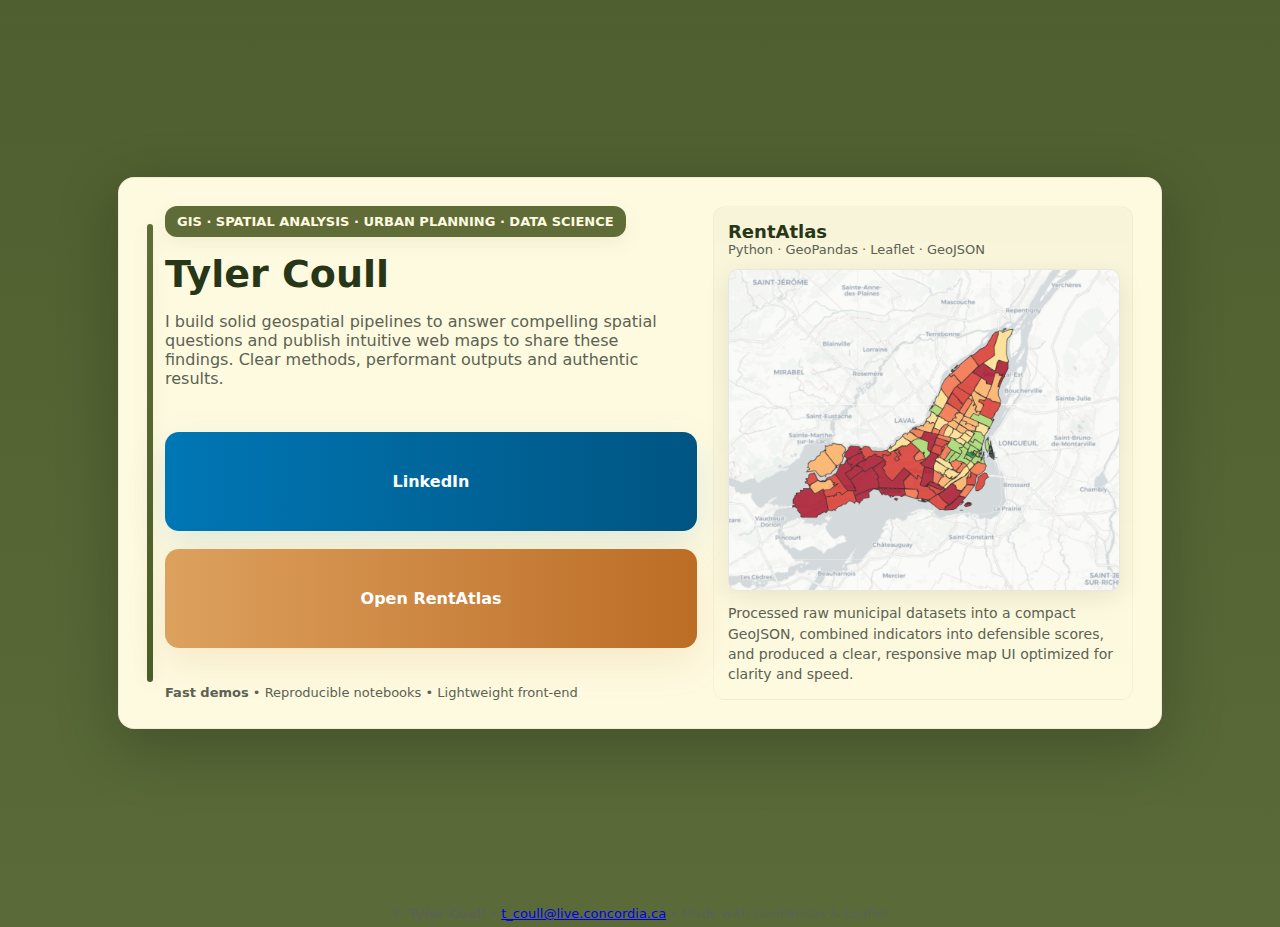
<file: index.html>
<!doctype html>
<html lang="en">
<head>
  <meta charset="utf-8" />
  <meta name="viewport" content="width=device-width,initial-scale=1" />
  <title>Tyler Coull — GIS & Data Science</title>
  <meta name="description" content="Tyler Coull — GIS & data-science projects. Explore RentAtlas, an interactive rental suitability map built with GeoPandas and Leaflet." />

  <!-- Open Graph / Social -->
  <meta property="og:title" content="Tyler Coull — GIS & Data Science" />
  <meta property="og:description" content="Interactive maps, reproducible pipelines, and data-driven GIS. See RentAtlas — an interactive rental suitability map." />
  <meta property="og:image" content="https://raw.githubusercontent.com/XxGeoSlayerxX/rentatlasfinal/main/images/rentatlas-preview.png" />
  <meta property="og:url" content="https://tylercoull.ca/" />
  <meta property="og:type" content="website" />
  <meta name="twitter:card" content="summary_large_image" />

  <style>
    :root{
      --olive: #606C38;
      --deep:  #283618;
      --cream: #FEFAE0;
      --tan:   #DDA15E;
      --copper:#BC6C25;
      --page-olive: #4f5f2f;
      --card-bg: var(--cream);
      --muted: #5b6252;
      --radius: 16px;
      --maxw: 1100px;
      font-family: Inter, system-ui, -apple-system, "Segoe UI", Roboto, "Helvetica Neue", Arial;
      color-scheme: light;
    }

    html,body { height:100%; margin:0; background: linear-gradient(180deg, var(--page-olive) 0%, #5a6b39 100%); color:var(--deep); }

    .wrap{
      max-width:var(--maxw);
      margin: 3vh auto;
      padding: 28px;
      min-height: calc(100vh - 48px);
      display:flex;
      align-items: center;
      justify-content: center;
      box-sizing: border-box;
    }

    /* make the card a consistent block that stretches both columns */
    .card{
      width:100%;
      display:grid;
      grid-template-columns: 1fr 420px;
      gap:24px;
      background: var(--card-bg);
      border-radius: var(--radius);
      padding:28px;
      box-shadow: 0 18px 60px rgba(10,12,8,0.25);
      border: 1px solid rgba(0,0,0,0.05);
      box-sizing: border-box;
      align-items:stretch;   /* ensure both columns match height */
      min-height: 420px;     /* base height so buttons fill the space nicely */
    }

    .hero{
      display:flex;
      flex-direction:column;
      gap:18px;
      position:relative;
      padding-left:18px;
      height:100%;
      box-sizing:border-box;
    }
    .hero::before{
      content:"";
      position:absolute;
      left:0; top:18px; bottom:18px;
      width:6px;
      background: linear-gradient(180deg, var(--olive), #4a5c29);
      border-radius: 6px;
      box-shadow: 0 4px 16px rgba(85,95,38,0.08);
    }

    .kicker{
      display:inline-block;
      background:var(--olive);
      color: var(--cream);
      padding:8px 12px;
      border-radius:12px;
      font-weight:700;
      font-size:13px;
      box-shadow: 0 6px 18px rgba(96,108,56,0.08);
      width:fit-content;
    }

    h1 { margin:0; font-size: clamp(26px, 3.8vw, 38px); line-height:1.02; color:var(--deep); }
    .subtitle { margin:0; color:var(--muted); font-size: clamp(14px, 1.8vw, 16px); max-width: 70ch; }

    /* Actions: fill available vertical space and center buttons */
    .actions {
      display:flex;
      flex-direction:column;
      gap:18px;
      margin-top:8px;
      flex:1 1 auto;           /* take remaining vertical space */
      justify-content:center;  /* center buttons within that space */
      align-items:stretch;     /* make buttons full width */
      box-sizing:border-box;
      padding-right:10px;      /* small breathing room from left edge */
    }

    /* Buttons — full width of left column */
    .btn {
      display:inline-flex;
      align-items:center;
      justify-content:center;
      padding:40px 9px;
      border-radius:14px;
      text-decoration:none;
      font-weight:800;
      color:white;
      width:100%;
      font-size:16px;
      transition: transform .12s ease, box-shadow .12s ease, background .12s;
      box-shadow: 0 10px 30px rgba(0,0,0,0.08);
    }
    .btn:hover { transform: translateY(-3px); }

    /* LinkedIn blue */
    .btn.linkedin {
      background: linear-gradient(90deg, #0077B5, #005582);
      box-shadow: 0 14px 40px rgba(0,119,181,0.12);
    }

    /* RentAtlas warm/orange */
    .btn.rent {
      background: linear-gradient(90deg, var(--tan), var(--copper));
      box-shadow: 0 14px 40px rgba(188,108,37,0.12);
    }

    .project {
      border-radius: 12px;
      padding:14px;
      display:flex;
      flex-direction:column;
      gap:12px;
      background: linear-gradient(180deg, rgba(96,108,56,0.04), rgba(255,255,255,0.01));
      border:1px solid rgba(0,0,0,0.03);
      box-sizing:border-box;
      justify-content:flex-start;
      height:100%;
    }
    .proj-title { font-size:18px; font-weight:800; color:var(--deep); }
    .proj-meta { color:var(--muted); font-size:13px; }
    .proj-desc { color:var(--muted); font-size:14px; line-height:1.45; }

    /* Static screenshot styling — fixed height so columns match visually */
    .screenshot { width:100%; border-radius:10px; overflow:hidden; border:1px solid rgba(0,0,0,0.04); box-shadow: 0 8px 26px rgba(0,0,0,0.08); background:#f2f2e9; display:block; height:320px; }
    .screenshot img { display:block; width:100%; height:100%; object-fit:cover; }

    footer { margin-top:18px; color:var(--muted); font-size:13px; text-align:center; }

    /* Responsiveness */
    @media (max-width: 1100px) {
      .card { grid-template-columns: 1fr 420px; }
    }
    @media (max-width: 980px) {
      /* stack columns; make buttons horizontal and full width */
      .wrap { padding:18px; min-height: unset; }
      .card { grid-template-columns: 1fr; padding:20px; gap:18px; min-height: unset; }
      .actions { flex-direction:row; gap:12px; justify-content:flex-start; align-items:center; padding-right:0; }
      .btn { width:50%; min-width:0; }
      .screenshot { height:260px; }
    }
    @media (max-width: 480px) {
      .actions { flex-direction:column; }
      .btn { width:100%; }
      .screenshot { height:200px; }
    }

    a:focus { outline: 4px solid rgba(96,108,56,0.18); outline-offset:3px; }
  </style>
</head>
<body>
  <div class="wrap">
    <div class="card" role="main" aria-labelledby="hero-title">
      <div class="hero">
        <div class="kicker">GIS · SPATIAL ANALYSIS · URBAN PLANNING · DATA SCIENCE</div>
        <h1 id="hero-title">Tyler Coull</h1>
        <p class="subtitle">I build solid geospatial pipelines to answer compelling spatial questions and publish intuitive web maps to share these findings. Clear methods, performant outputs and authentic results.</p>

        <div class="actions" aria-label="Primary actions">
          <!-- LinkedIn: blue -->
          <a class="btn linkedin" href="https://www.linkedin.com/in/tyler-coull" target="_blank" rel="noopener noreferrer">LinkedIn</a>

          <!-- RentAtlas: warm/orange -->
          <a class="btn rent" href="https://XxGeoSlayerxX.github.io/rentatlasfinal/" target="_blank" rel="noopener">Open RentAtlas</a>
        </div>

        <div style="margin-top:auto;color:var(--muted);font-size:13px">
          <strong>Fast demos</strong> • Reproducible notebooks • Lightweight front-end
        </div>
      </div>

      <aside class="project" aria-labelledby="proj-title">
        <div>
          <div class="proj-title" id="proj-title">RentAtlas</div>
          <div class="proj-meta">Python · GeoPandas · Leaflet · GeoJSON</div>
        </div>

        <!-- Static screenshot preview -->
        <div class="screenshot" role="img" aria-label="RentAtlas preview">
          <img src="images/rentatlas-preview.png" alt="RentAtlas choropleth preview showing neighbourhood suitability">
        </div>

        <div class="proj-desc">Processed raw municipal datasets into a compact GeoJSON, combined indicators into defensible scores, and produced a clear, responsive map UI optimized for clarity and speed.</div>
      </aside>
    </div>
  </div>

  <footer>
    © <strong>Tyler Coull</strong> • <a href="mailto:t_coull@live.concordia.ca">t_coull@live.concordia.ca</a> • Made with GeoPandas & Leaflet
  </footer>
</body>
</html>
</file>
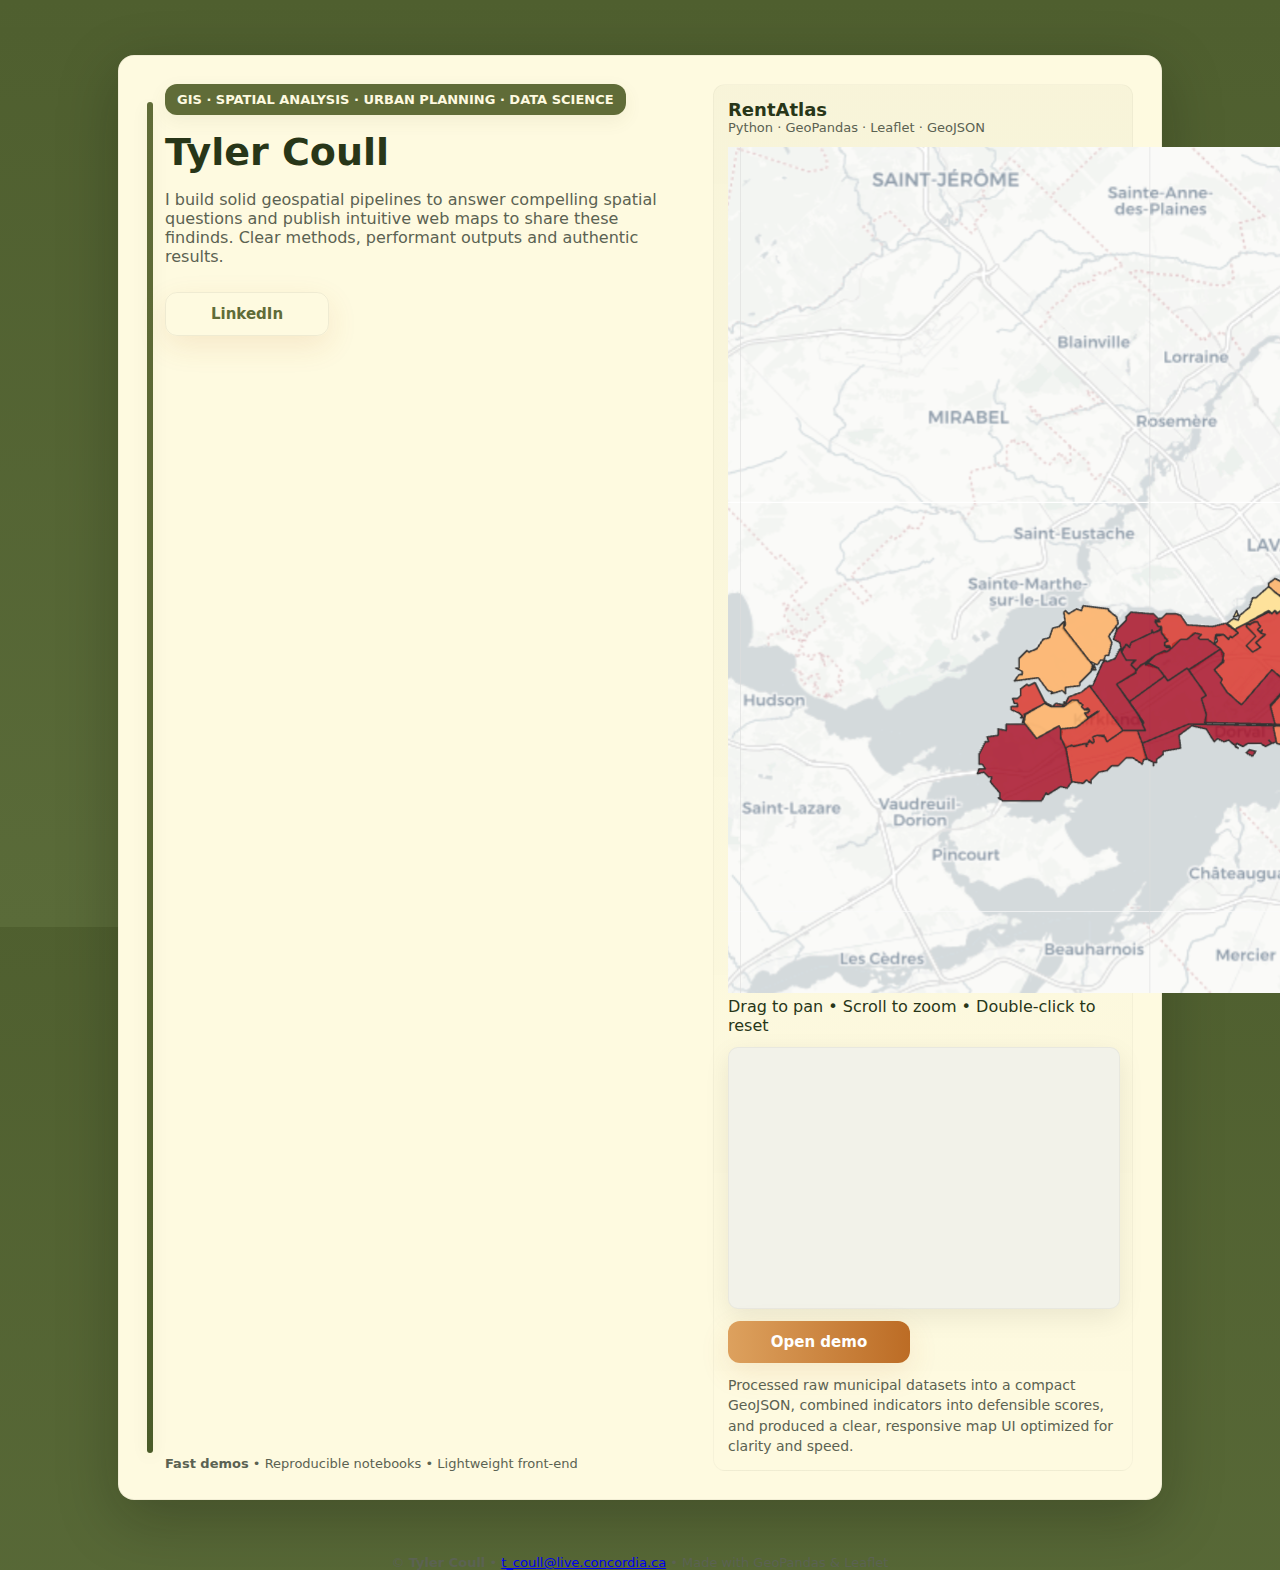
<file: tylercoull.html>
<!doctype html>
<html lang="en">
<head>
  <meta charset="utf-8" />
  <meta name="viewport" content="width=device-width,initial-scale=1" />
  <title>Tyler Coull — GIS & Data Science</title>
  <meta name="description" content="Tyler Coull — GIS & data-science projects. Explore RentAtlas, an interactive rental suitability map built with GeoPandas and Leaflet." />

  <!-- Open Graph / Social -->
  <meta property="og:title" content="Tyler Coull — GIS & Data Science" />
  <meta property="og:description" content="Interactive maps, reproducible pipelines, and data-driven GIS. See RentAtlas — an interactive rental suitability map." />
  <meta property="og:image" content="https://raw.githubusercontent.com/XxGeoSlayerxX/rentatlasfinal/main/images/rentatlas-preview.png" />
  <meta property="og:url" content="https://yourdomain.com/" />
  <meta property="og:type" content="website" />
  <meta name="twitter:card" content="summary_large_image" />

  <style>
    /* Earthy palette (user supplied) */
    :root{
      --olive: #606C38;
      --deep:  #283618;
      --cream: #FEFAE0;
      --tan:   #DDA15E;
      --copper:#BC6C25;

      --page-olive: #4f5f2f; /* slightly darker background */
      --card-bg: var(--cream);
      --muted: #5b6252;
      --radius: 16px;
      --maxw: 1100px;
      font-family: Inter, system-ui, -apple-system, "Segoe UI", Roboto, "Helvetica Neue", Arial;
      color-scheme: light;
    }

    /* Page bg: green so page reads green-forward */
    html,body { height:100%; margin:0; background: linear-gradient(180deg, var(--page-olive) 0%, #5a6b39 100%); color:var(--deep); }

    /* Wrap: FULL viewport height so layout feels intentional */
    .wrap{
      max-width:var(--maxw);
      margin: 3vh auto;
      padding: 28px;
      min-height: calc(100vh - 48px);  /* forces fill of most of the viewport */
      display:flex;
      align-items: center;             /* vertical centering */
      justify-content: center;
      box-sizing: border-box;
    }

    /* Card is cream so it pops from the green background */
    .card{
      width:100%;
      display:grid;
      grid-template-columns: 1fr 420px; /* left content, right image/project */
      gap:24px;
      background: var(--card-bg);
      border-radius: var(--radius);
      padding:28px;
      box-shadow: 0 18px 60px rgba(10,12,8,0.25);
      border: 1px solid rgba(0,0,0,0.05);
      box-sizing: border-box;
      align-items:stretch;
    }

    /* Left hero: green accent at top-left and an olive side-bar visual */
    .hero{
      display:flex;
      flex-direction:column;
      gap:18px;
      position:relative;
      padding-left:18px;
    }
    /* subtle vertical accent on left */
    .hero::before{
      content:"";
      position:absolute;
      left:0; top:18px; bottom:18px;
      width:6px;
      background: linear-gradient(180deg, var(--olive), #4a5c29);
      border-radius: 6px;
      box-shadow: 0 4px 16px rgba(85,95,38,0.08);
    }

    .kicker{
      display:inline-block;
      background:var(--olive);
      color: var(--cream);
      padding:8px 12px;
      border-radius:12px;
      font-weight:700;
      font-size:13px;
      box-shadow: 0 6px 18px rgba(96,108,56,0.08);
      width:fit-content;
    }

    h1 {
      margin:0;
      font-size: clamp(26px, 3.8vw, 38px); /* fluid - scales with viewport */
      line-height:1.02;
      color:var(--deep);
    }
    .subtitle {
      margin:0;
      color:var(--muted);
      font-size: clamp(14px, 1.8vw, 16px);
      max-width: 70ch;
    }

    /* Buttons */
    .actions { display:flex; gap:12px; margin-top:8px; flex-wrap:wrap; }
    .btn {
      display:inline-flex; align-items:center; justify-content:center;
      padding:12px 16px; border-radius:12px; text-decoration:none; font-weight:800;
      color:white; background: linear-gradient(90deg, var(--tan), var(--copper));
      box-shadow: 0 10px 30px rgba(188,108,37,0.12);
      min-width:150px;
      transition: transform .12s ease, box-shadow .12s ease, background .12s;
      font-size:15px;
    }
    .btn:hover { transform: translateY(-3px); box-shadow: 0 18px 50px rgba(188,108,37,0.16); }
    .btn.ghost {
      background: transparent; color: var(--olive); border: 1px solid rgba(0,0,0,0.06); font-weight:700;
      min-width:130px;
    }

    /* Right column: project / image card */
    .project {
      border-radius: 12px;
      padding:14px;
      display:flex;
      flex-direction:column;
      gap:12px;
      background: linear-gradient(180deg, rgba(96,108,56,0.04), rgba(255,255,255,0.01));
      border:1px solid rgba(0,0,0,0.03);
      box-sizing:border-box;
      justify-content:space-between;
    }
    .proj-title { font-size:18px; font-weight:800; color:var(--deep); }
    .proj-meta { color:var(--muted); font-size:13px; }

    /* IMAGE area: static preview that you can replace with your own image file.
       Use <img id="custom-image"> or set a background-image on .screenshot.
    */
    .screenshot {
      width:100%;
      height:260px;
      border-radius:10px;
      overflow:hidden;
      background-size:cover;
      background-position:center center;
      background-repeat:no-repeat;
      border: 1px solid rgba(0,0,0,0.04);
      box-shadow: 0 8px 26px rgba(0,0,0,0.08);
      display:flex;
      align-items:center;
      justify-content:center;
      background-color:#f2f2e9;
    }
    .screenshot img { width:100%; height:100%; object-fit:cover; display:block; }

    .proj-desc { color:var(--muted); font-size:14px; line-height:1.45; }

    footer { margin-top:18px; color:var(--muted); font-size:13px; text-align:center; }

    /* ---- RESPONSIVE RULES ---- */
    /* On medium/narrow widths stack the grid to single column and increase tap targets */
    @media (max-width: 980px) {
      .wrap { padding:18px; min-height: unset; }
      .card { grid-template-columns: 1fr; padding:20px; gap:18px; }
      .screenshot { height:200px; }
      .actions { flex-direction:column; align-items:stretch; }
      .btn { width:100%; min-width:0; }
    }

    /* On small phones: slightly tweaked spacing and readable type */
    @media (max-width: 480px) {
      .screenshot { height:160px; border-radius:8px; }
      h1 { font-size:20px; }
      .kicker { padding:6px 10px; font-size:12px; }
      .subtitle { font-size:13px; }
      .project { padding:12px; }
    }

    a:focus { outline: 4px solid rgba(96,108,56,0.18); outline-offset:3px; }

  </style>
</head>
<body>
  <div class="wrap">
    <div class="card" role="main" aria-labelledby="hero-title">
      <div class="hero">
        <div class="kicker">GIS · SPATIAL ANALYSIS · URBAN PLANNING · DATA SCIENCE</div>
        <h1 id="hero-title">Tyler Coull </h1>
        <p class="subtitle">I build solid geospatial pipelines to answer compelling spatial questions and publish intuitive web maps to share these findinds. Clear methods, performant outputs and authentic results.</p>

        <div class="actions" aria-label="Primary actions">
          <!-- The 'Open RentAtlas' button can link to your live site.
               If the live demo is flaky you can change this to just open the static preview image (below). -->
          <!-- LinkedIn link (replace placeholder) -->
          <a class="btn ghost" href="https://www.linkedin.com/in/your-linkedin-handle/" target="_blank" rel="noopener">LinkedIn</a>
        </div>

        <div style="margin-top:auto;color:var(--muted);font-size:13px">
          <strong>Fast demos</strong> • Reproducible notebooks • Lightweight front-end
        </div>
      </div>

      <aside class="project" aria-labelledby="proj-title">
        <div>
          <div class="proj-title" id="proj-title">RentAtlas</div>
          <div class="proj-meta">Python · GeoPandas · Leaflet · GeoJSON</div>
        </div>

        <!--
          Static preview image area.
          Replace the contents of the <div class="screenshot"> with an <img> tag pointing at your image file:
            <img id="custom-image" src="images/your-photo.png" alt="RentAtlas preview">
          OR use the inline style background-image (below).
        --> <!-- add to your map.html (or landing page) -->
            <aside class="project-preview">
            <div class="viewer" id="viewer-preview" role="img" aria-label="RentAtlas preview">
                <img id="viewer-preview-img"
                    class="viewer-img"
                    src="images/rentatlas-preview.png"
                    alt="RentAtlas preview image (drag to pan, wheel to zoom)"
                    draggable="false">
                <div class="img-caption">Drag to pan • Scroll to zoom • Double-click to reset</div>
            </div>
            </aside>
        <div class="screenshot" role="img" aria-label="RentAtlas preview"
             style="background-image: url('https://raw.githubusercontent.com/XxGeoSlayerxX/rentatlasfinal/main/images/rentatlas-preview.png');">
          <!-- Optional inline <img> you can uncomment and replace -->
          <!-- <img id="custom-image" src="images/your-photo.png" alt="Your image"> -->
        </div>

        <div style="display:flex;gap:10px">
          <!-- If you want the static preview to link to the live site, wrap the image or use a button.
               If demo is flaky, remove the href or replace with "#" and rely on the static image only. -->
          <a class="btn" href="https://XxGeoSlayerxX.github.io/rentatlasfinal/" target="_blank" rel="noopener">Open demo</a>
        </div>

        <div class="proj-desc">Processed raw municipal datasets into a compact GeoJSON, combined indicators into defensible scores, and produced a clear, responsive map UI optimized for clarity and speed.</div>
      </aside>
    </div>
  </div>

  <footer>
    © <strong>Tyler Coull</strong> • <a href="mailto:t_coull@live.concordia.ca">t_coull@live.concordia.ca</a> • Made with GeoPandas & Leaflet
  </footer>

  <!--
    Notes for customizing:
    - Replace the screenshot background-image URL above with your own image path (recommended: images/preview-1200x630.png).
    - If you prefer the <img> tag: uncomment the <img id="custom-image"> inside .screenshot and set src="images/your-image.png".
    - To remove the live demo behavior entirely, change the Open demo <a> to href="#" or remove the button.
  -->
</body>
</html>
</file>
